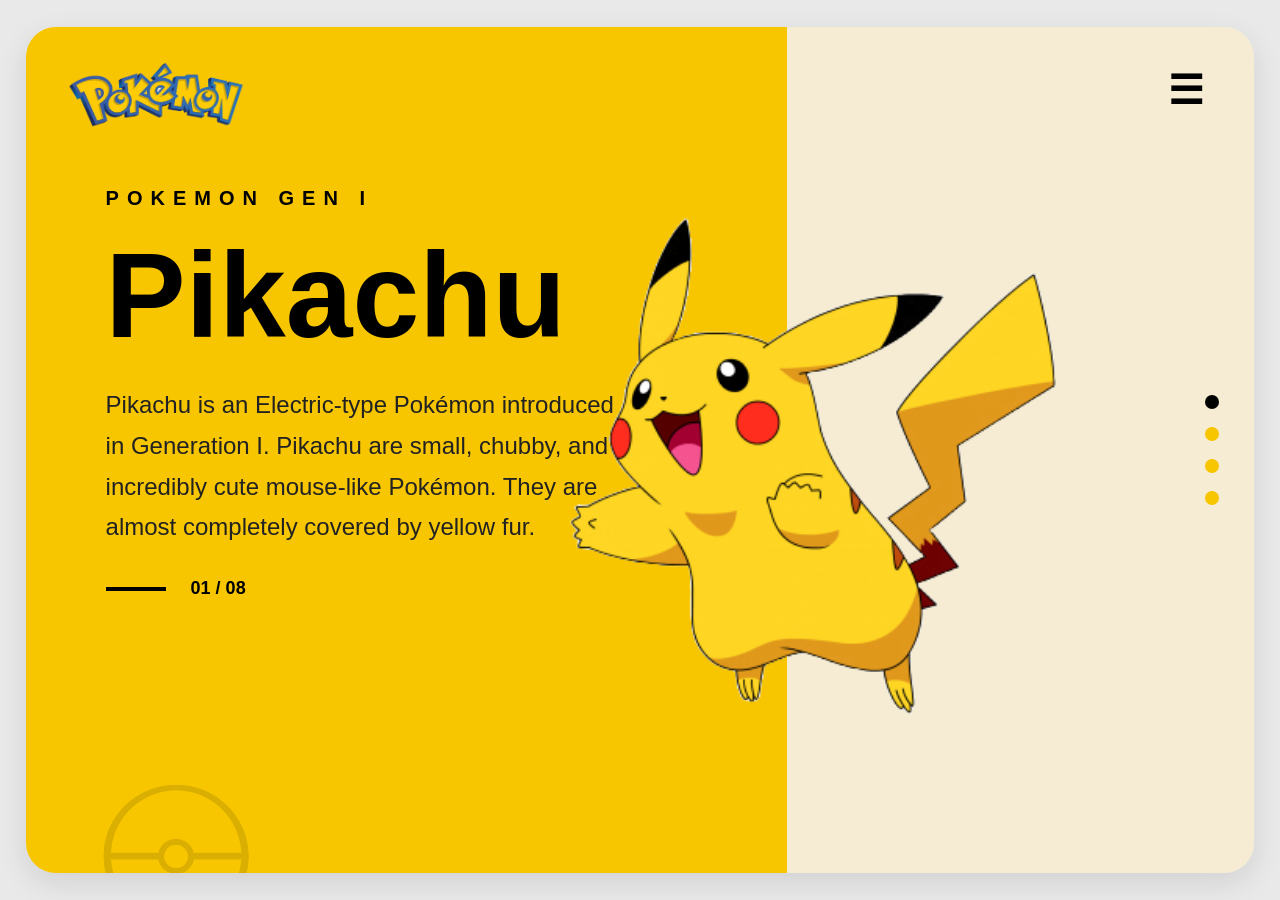
<file: Assignment-1/index.html>
<!DOCTYPE html>
<html lang="en">
<head>
    <meta charset="UTF-8">
    <meta name="viewport" content="width=device-width, initial-scale=1.0">
    <title>Pikachu</title>
    <link rel="stylesheet" href="style.css">
</head>
<body>
     <div class="container">

        <!-- LEFT SIDE -->

        <div class="left">

            <img src="Assets/pokemon_logo.png" id="logo">

            <div class="content">

                <h3>POKEMON GEN I</h3>

                <h1>Pikachu</h1>

                <p>
                    Pikachu is an Electric-type Pokémon introduced
                    in Generation I. Pikachu are small, chubby,
                    and incredibly cute mouse-like Pokémon.
                    They are almost completely covered by
                    yellow fur.
                </p>

                <div class="number">

                    <span class="line"></span>

                    <h2>01 / 08</h2>

                </div>

            </div>

            <img src="Assets/Pokeball.png" id="pokeball">

        </div>

        <div class="right">

            <div class="menu">
                <p>&#9776;</p>
            </div>
        
            <div class="dots">

                <span></span>
                <span></span>
                <span></span>
                <span></span>

            </div>

        </div>

        <img src="Assets/Pikachu.png" id="pikachu">

    </div>
</body>
</html>
</file>
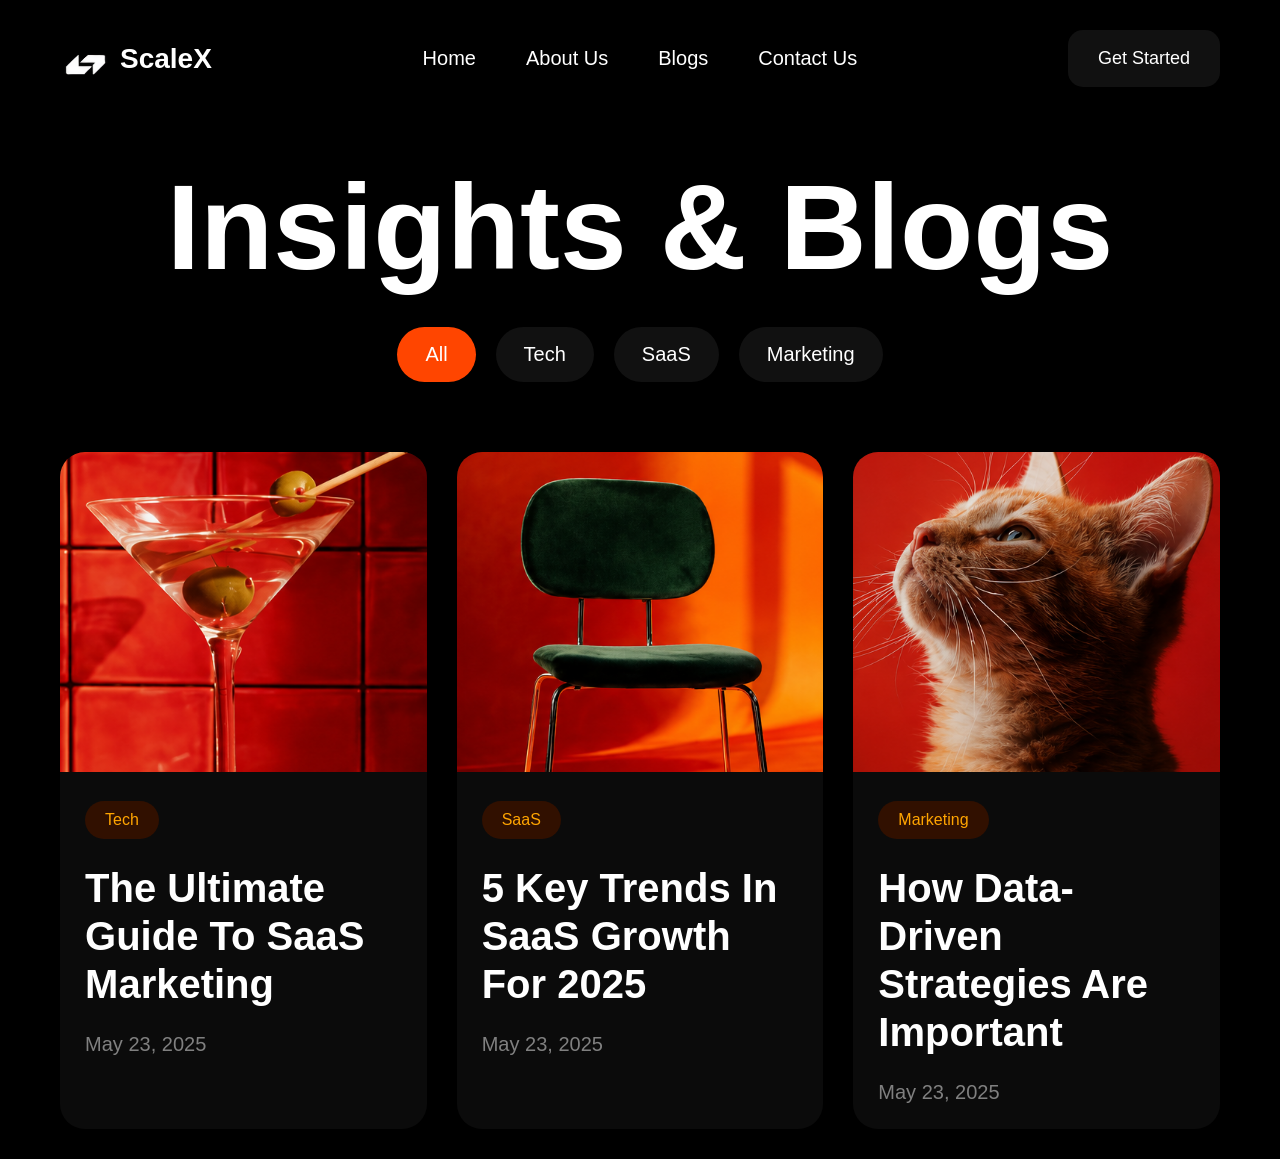
<file: Assignment-2/index.html>
<!DOCTYPE html>
<html lang="en">
<head>
    <meta charset="UTF-8">
    <meta name="viewport" content="width=device-width, initial-scale=1.0">
    <title>ScaleX</title>

    <link rel="stylesheet" href="style.css">
</head>

<body>

    <header class="header">

        <div class="logo">
            <img src="Assets/logo.png" alt="ScaleX">
            <h2>ScaleX</h2>
        </div>

        <ul class="nav">
            <li>Home</li>
            <li>About Us</li>
            <li>Blogs</li>
            <li>Contact Us</li>
        </ul>

        <button class="start-btn">Get Started</button>

    </header>

    <section class="hero">

        <h1>Insights & Blogs</h1>

        <div class="filters">

            <button class="active">All</button>
            <button>Tech</button>
            <button>SaaS</button>
            <button>Marketing</button>

        </div>

    </section>

    <section class="container">

        <div class="card">

            <img src="Assets/drink.png" alt="wine glass">

            <div class="card-content">

                <span class="tag">Tech</span>

                <h2>
                    The Ultimate Guide To SaaS Marketing
                </h2>

                <p>May 23, 2025</p>

            </div>

        </div>

        <div class="card">

            <img src="Assets/chair.png" alt="chair">

            <div class="card-content">

                <span class="tag">SaaS</span>

                <h2>
                    5 Key Trends In SaaS Growth For 2025
                </h2>

                <p>May 23, 2025</p>

            </div>

        </div>

        <div class="card">

            <img src="Assets/cat.png" alt="cat">

            <div class="card-content">

                <span class="tag">Marketing</span>

                <h2>
                    How Data-Driven Strategies Are Important
                </h2>

                <p>May 23, 2025</p>

            </div>

        </div>

    </section>

</body>
</html>
</file>
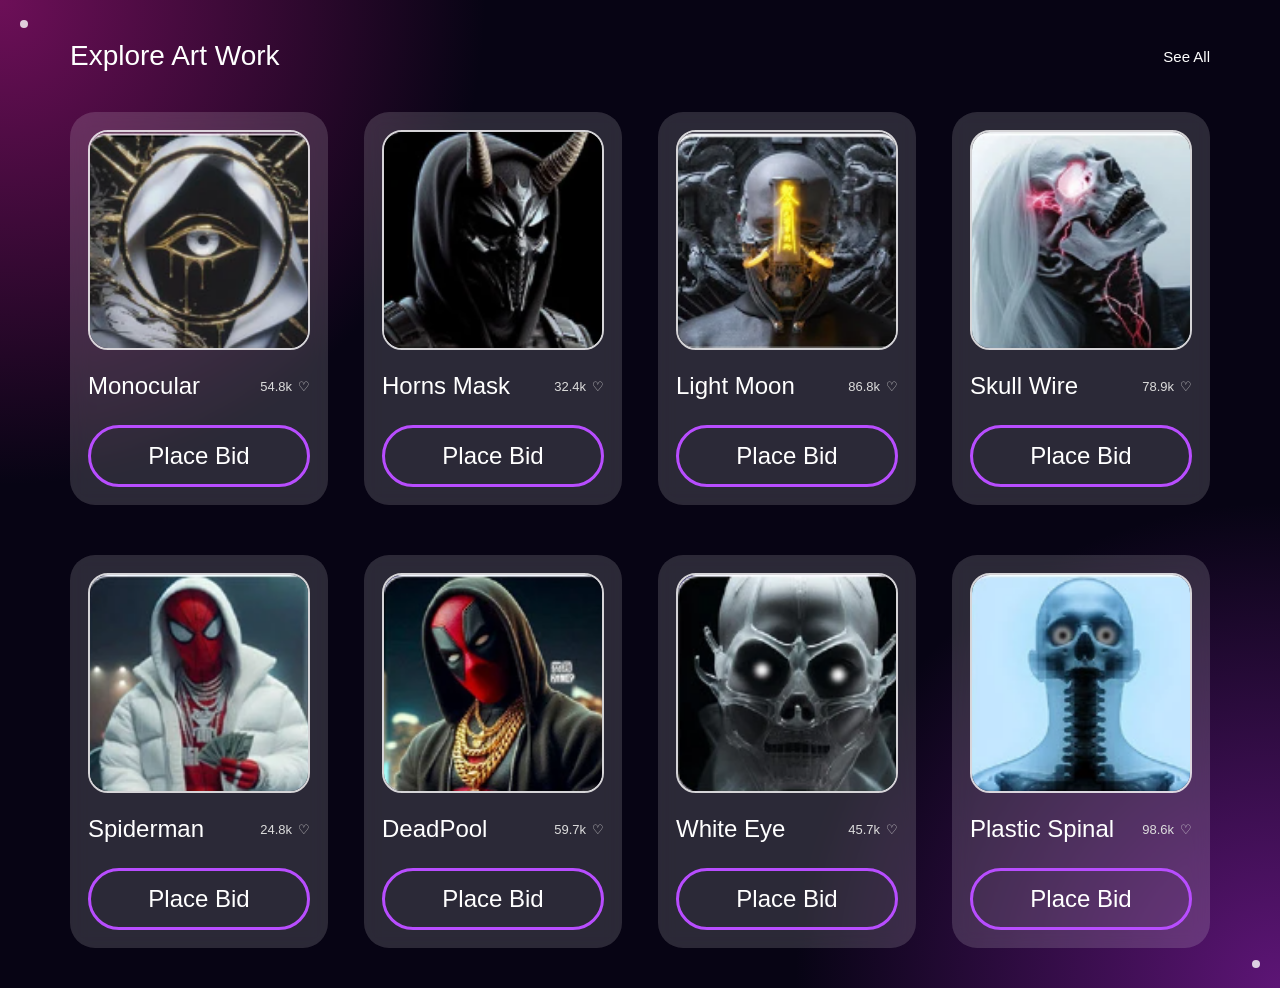
<file: Assignment-3/index.html>
<!DOCTYPE html>
<html lang="en">
<head>
  <meta charset="UTF-8" />
  <meta name="viewport" content="width=device-width, initial-scale=1.0"/>
  <title>NFT Gallery</title>
  <link rel="stylesheet" href="style.css">
</head>

<body>
  <div class="top">

    <h2>Explore Art Work</h2>

    <p>See All</p>

  </div>


  <div class="container">

    <div class="card">

      <img src="assets/monocular.png" alt="Monocular">

      <div class="info">

        <h3>Monocular</h3>

        <div class="likes">
          <span>54.8k</span>
          ♡
        </div>

      </div>

      <button class="bid-btn">Place Bid</button>

    </div>

    <div class="card">

      <img src="assets/horns_mask.png" alt="Horns Mask">

      <div class="info">

        <h3>Horns Mask</h3>

        <div class="likes">
          <span>32.4k</span>
          ♡
        </div>

      </div>

      <button class="bid-btn">Place Bid</button>

    </div>


    <div class="card">

      <img src="assets/light_moon.png" alt="Light Moon">

      <div class="info">

        <h3>Light Moon</h3>

        <div class="likes">
          <span>86.8k</span>
          ♡
        </div>

      </div>

      <button class="bid-btn">Place Bid</button>

    </div>

    <div class="card">

      <img src="assets/skull_wire.png" alt="Skull Wire">

      <div class="info">

        <h3>Skull Wire</h3>

        <div class="likes">
          <span>78.9k</span>
          ♡
        </div>

      </div>

      <button class="bid-btn">Place Bid</button>

    </div>

    <div class="card">

      <img src="assets/spiderman.png" alt="Spiderman">

      <div class="info">

        <h3>Spiderman</h3>

        <div class="likes">
          <span>24.8k</span>
          ♡
        </div>

      </div>

      <button class="bid-btn">Place Bid</button>

    </div>

    <div class="card">

      <img src="assets/deadpool.png" alt="Deadpool">

      <div class="info">

        <h3>DeadPool</h3>

        <div class="likes">
          <span>59.7k</span>
          ♡
        </div>

      </div>

      <button class="bid-btn">Place Bid</button>

    </div>

    <div class="card">

      <img src="assets/white_eye.png" alt="White Eye">

      <div class="info">

        <h3>White Eye</h3>

        <div class="likes">
          <span>45.7k</span>
          ♡
        </div>

      </div>

      <button class="bid-btn">Place Bid</button>

    </div>

    <div class="card">

      <img src="assets/plastic_spinal.png" alt="Plastic Spinal">

      <div class="info">

        <h3>Plastic Spinal</h3>

        <div class="likes">
          <span>98.6k</span>
          ♡
        </div>

      </div>

      <button class="bid-btn">Place Bid</button>

    </div>

  </div>

</body>
</html>
</file>
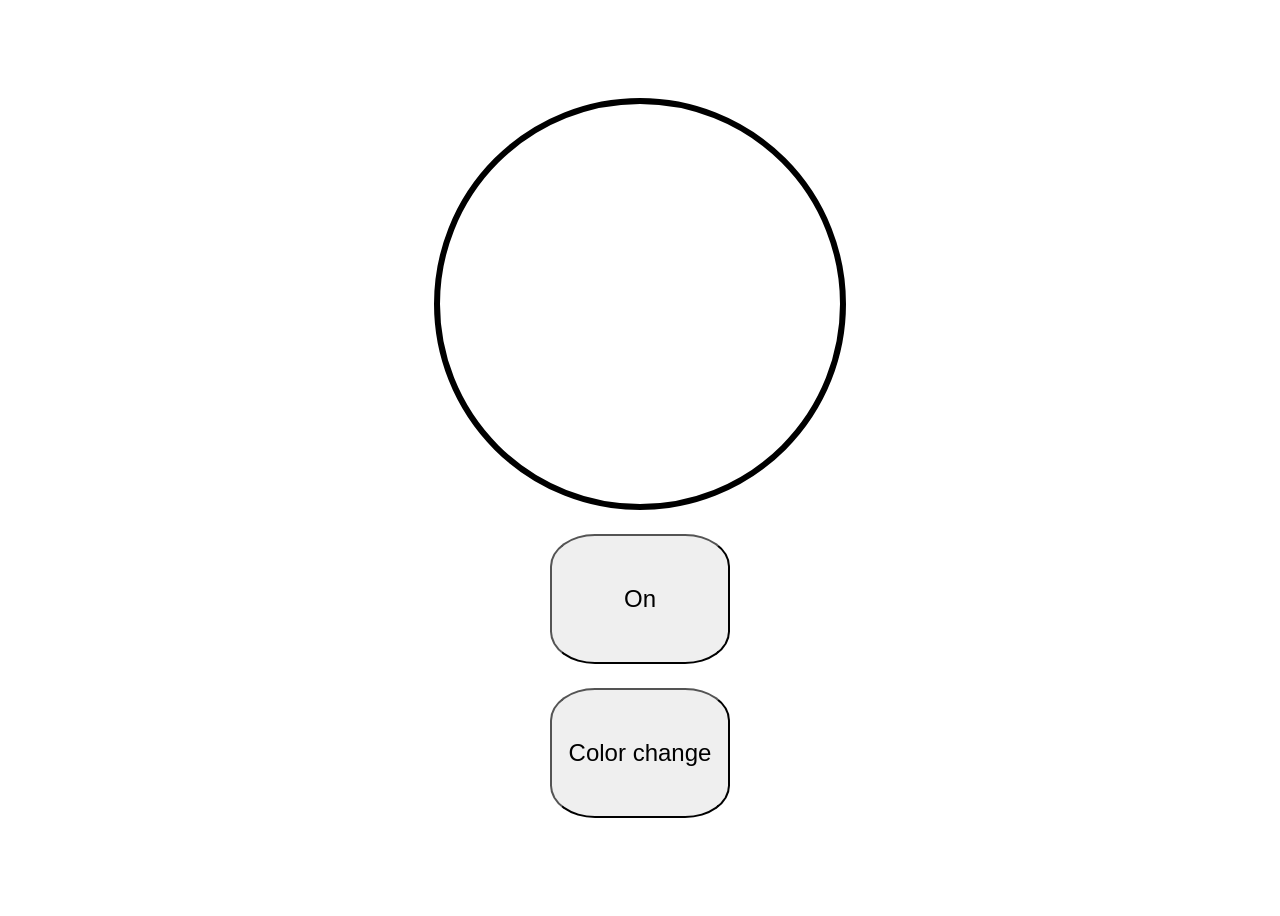
<file: Practice/Practice1/index.html>
<!DOCTYPE html>
<html lang="en">
<head>
    <meta charset="UTF-8">
    <meta name="viewport" content="width=device-width, initial-scale=1.0">
    <title>Bulb Project</title>
</head>

<body>

    <main style="display: flex; flex-direction: column; align-items: center; justify-content: center; min-height: 100vh; gap: 24px;">
        <div class="bulb"
            style="height: 400px;
                   width: 400px;
                   border-radius: 50%;
                   border:6px solid black;
                   display:flex;
                   align-items:center;
                   justify-content:center;">
        </div>

        <button class="btn"
            style="height:130px;
                   width:180px;
                   font-size:x-large;
                   border-radius:25%;">
            On
        </button>


        <button class="btn2" style="height:130px;
                   width:180px;
                   font-size:x-large;
                   border-radius:25%;">Color change</button>
    </main>

    <script src="script.js"></script>

    <!-- Always place the script file in the body after the main content and the reason is that your JavaScript file is loading before the HTML elements exist. as we place it inside head tag then So when JavaScript runs, .bulb and .btn are not created yet. Hence move  the script tag to the bottom of body. -->
    

</body>
</html>
</file>
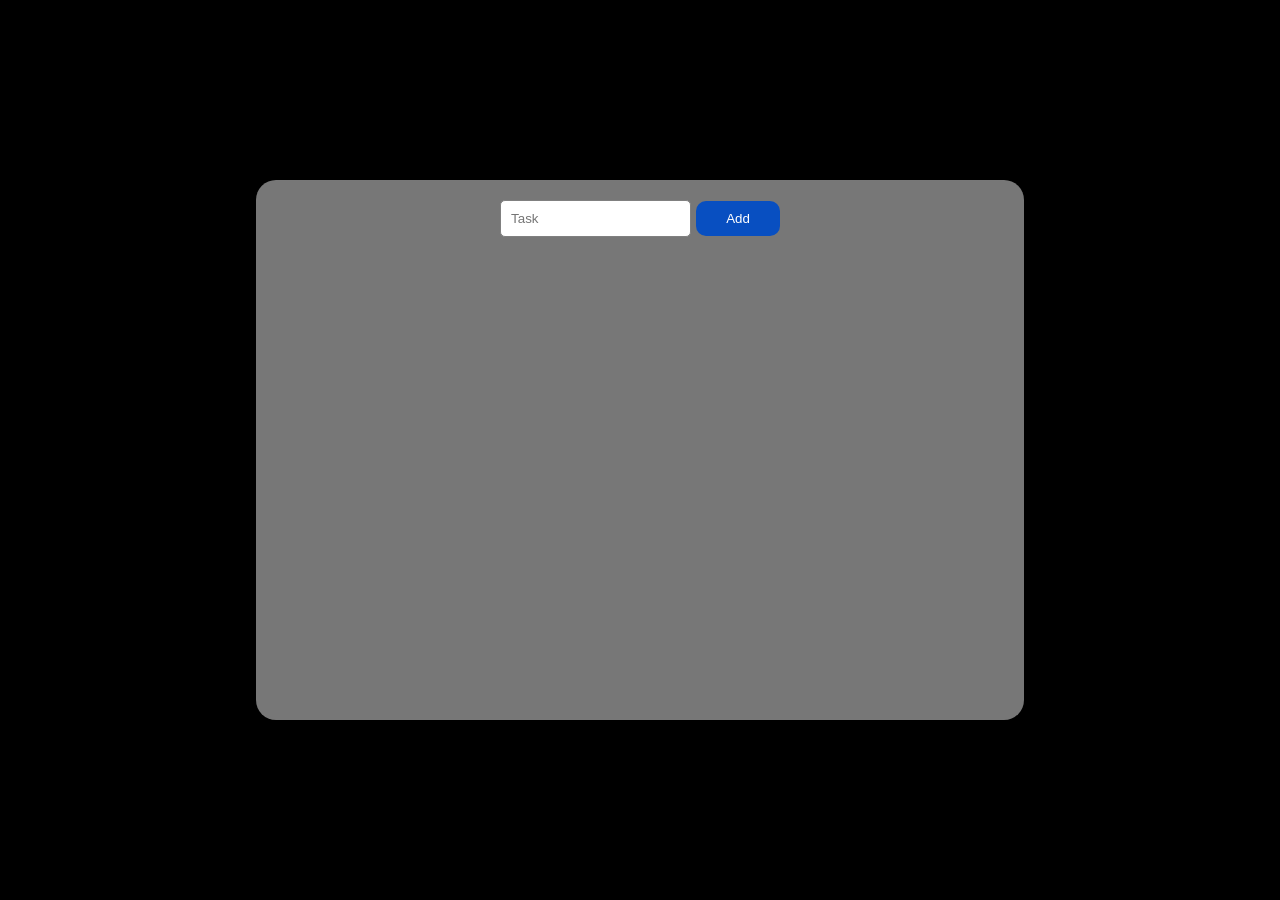
<file: Practice/Practice2/index.html>
<!DOCTYPE html>
<html lang="en">
<head>
    <meta charset="UTF-8">
    <meta name="viewport" content="width=device-width, initial-scale=1.0">
    <title>To-Do-List</title>
    <link rel="stylesheet" href="style.css">
</head>
<body>
    <main>
      <div>
        <input type="text" placeholder="Task" />
        <button id="add">Add</button>
      </div>

      <div class="todo-list">
        
      </div>
    </main>
    <script src="script.js"></script>
</body>
</html>
</file>
<file: Assignment-1/style.css>
*{
            margin:0;
            padding:0;
            box-sizing:border-box;
            font-family:Arial, Helvetica, sans-serif;
        }

        body{
            width:100%;
            height:100vh;

            display:flex;
            justify-content:center;
            align-items:center;

            background:#e9e9e9;
        }

        .container{
            width:96%;
            height:94vh;

            display:flex;

            border-radius:30px;
            overflow:hidden;

            position:relative;

            box-shadow:0 10px 30px rgba(0,0,0,0.1);
        }


        .left{
            width:62%;
            background:#f7c600;

            position:relative;
        }

        .right{
            width:38%;
            background:#f5ecd3;

            position:relative;
        }

        #logo{
            width:180px;

            position:absolute;
            top:35px;
            left:40px;
        }

        .content{
            width:520px;

            margin-top : 160px;
            margin-left:80px;
        }

        .content h3{
            font-size:20px;
            letter-spacing:8px;

            margin-bottom:25px;
        }

        .content h1{
            font-size:120px;
            font-weight:900;

            line-height:1;

            margin-bottom:30px;
        }

        .content p{
            font-size:24px;
            line-height:1.7;

            color:#222;
        }


        .number{
            display:flex;
            align-items:center;

            gap:25px;

            margin-top:30px;
        }

        .line{
            width:60px;
            height:4px;

            background:black;
        }

        .number h2{
            font-size : 18px;
            font-weight:700;
        }

   

        #pikachu{
            position:absolute;

            width:500px;

            left:52%;
            top:52%;

            transform:translate(-20%, -50%);

            z-index:10;
        }

    

        #pokeball{
            position:absolute;

            width:260px;

            bottom:-120px;
            left:20px;

            opacity:0.12;
        }


        .menu{
            position:absolute;

            top:40px;
            right:50px;

            font-size:40px;
            font-weight:bold;

            cursor:pointer;
        }


        .dots{
            position:absolute;

            right:35px;
            top:50%;

            transform:translateY(-50%);

            display:flex;
            flex-direction:column;

            gap:18px;
        }

        .dots span{
            width:14px;
            height:14px;

            border-radius:50%;
            background:#f7c600;
        }

        .dots span:first-child{
            background:black;
        }
</file>
<file: Assignment-2/style.css>
*{
    margin:0;
    padding:0;
    box-sizing:border-box;
}

body{
    background:black;
    color:white;
    font-family:sans-serif;
    padding:30px 60px;
}


.header{
    display:flex;
    justify-content:space-between;
    align-items:center;
    margin-bottom:80px;
}

.logo{
    display:flex;
    align-items:center;
    gap:10px;
}

.logo h2{
    font-size:28px;
    font-weight:800;
    margin:0;
}

.logo img{
    height:50px;
    width:50px;
}

.nav{
    display:flex;
    gap:50px;
    list-style:none;
}

.nav li{
    font-size:20px;
    cursor:pointer;
    transition:0.3s;
}

.nav li:hover{
    color:orange;
}

.start-btn{
    background:#111;
    color:white;
    border:none;
    padding:18px 30px;
    border-radius:15px;
    font-size:18px;
    cursor:pointer;
    transition:0.3s;
}

.start-btn:hover{
    background:orange;
    color:black;
}


.hero{
    text-align:center;
}

.hero h1{
    font-size:120px;
    font-weight:900;
    margin-bottom:40px;
    line-height:1;
}


.filters{
    display:flex;
    justify-content:center;
    gap:20px;
    margin-bottom:70px;
    flex-wrap:wrap;
}

.filters button{
    padding:16px 28px;
    border:none;
    border-radius:40px;
    background:#111;
    color:white;
    font-size:20px;
    cursor:pointer;
    transition:0.3s;
}

.filters button:hover{
    background:#222;
}

.filters .active{
    background:orangered;
}

.container{
    display:flex;
    flex-wrap:wrap;
    gap:30px;
    justify-content:center;
}



.card{
    background:#0b0b0b;
    border-radius:25px;
    overflow:hidden;
    transition:0.3s;

    width:calc(33.33% - 20px);
    min-width:300px;
}

.card img{
    width:100%;
    height:320px;
    object-fit:cover;
}

.card-content{
    padding:25px;
}

.tag{
    display:inline-block;
    background:#311000;
    color:orange;
    padding:10px 20px;
    border-radius:30px;
    font-size:16px;
    margin-bottom:25px;
}

.card-content h2{
    font-size:40px;
    line-height:1.2;
    margin-bottom:25px;
}

.card-content p{
    color:gray;
    font-size:20px;
}
</file>
<file: Assignment-3/style.css>
*{
  margin:0;
  padding:0;
  box-sizing:border-box;
}

body{
  min-height:100vh;
  font-family:sans-serif;

  background:
  radial-gradient(circle at top left, #6d0f58 0%, transparent 30%),
  radial-gradient(circle at bottom right, #5d1576 0%, transparent 30%),
  #070414;

  color:white;

  padding:40px 70px;

  overflow-x:hidden;

  position:relative;
}

body::before,
body::after{
  content:"";

  position:absolute;

  width:8px;
  height:8px;

  border-radius:50%;

  background:white;

  opacity:0.8;
}

body::before{
  top:20px;
  left:20px;
}

body::after{
  right:20px;
  bottom:20px;
}

.top{
  display:flex;
  justify-content:space-between;
  align-items:center;

  margin-bottom:40px;
}

.top h2{
  font-size:28px;
  font-weight:500;
}

.top p{
  font-size:15px;
  cursor:pointer;
}

.container{
  display:flex;
  flex-wrap:wrap;
  gap:50px 35px;
  justify-content:space-between;
}

.card{
  background:rgba(255,255,255,0.15);

  border-radius:25px;

  padding:18px;

  backdrop-filter:blur(10px);

  transition:0.3s;

  width:calc(25% - 27px);
}

.card img{
  width:100%;
  height:220px;

  object-fit:cover;

  border-radius:20px;

  border:2px solid rgba(255,255,255,0.8);
}

.info{
  display:flex;
  justify-content:space-between;
  align-items:center;

  margin-top:18px;
  margin-bottom:25px;
}

.info h3{
  font-size:24px;
  font-weight:400;
}

.likes{
  display:flex;
  align-items:center;

  gap:6px;

  font-size:13px;
  color:#ddd;
}

.bid-btn{
  width:100%;

  padding:14px;

  border-radius:40px;

  border:3px solid #b84dff;

  background:transparent;

  color:white;

  font-size:24px;
  font-weight:500;

  cursor:pointer;

  transition:0.3s;
}

.bid-btn:hover{
  background:#b84dff;
}
</file>
<file: Practice/Practice2/style.css>
* {
  margin: 0;
  padding: 0;
  box-sizing: border-box;
}

html,
body {
  height: 100%;
  width: 100%;
  background-color: black;
  display: flex;
  justify-content: center;
  align-items: center;
  font-family: system-ui, -apple-system, BlinkMacSystemFont, "Segoe UI", Roboto,
    Oxygen, Ubuntu, Cantarell, "Open Sans", "Helvetica Neue", sans-serif;
}

main {
  padding: 20px;
  height: 60%;
  width: 60%;
  background-color: rgb(119, 119, 119);
  border-radius: 20px;
  display: flex;
  flex-direction: column;
  align-items: center;
  gap: 30px;
}

input {
  padding: 10px 10px;
  outline: none;
  border: 1px solid gray;
  border-radius: 5px;
}

#add {
  padding: 10px 30px;
  background-color: rgb(8, 79, 193);
  color: white;
  border-radius: 10px;
  border: none;
  cursor: pointer;
}

.todo-list {
  width: 70%;
  display: flex;
  flex-direction: column;
  gap: 10px;
}

.li {
  display: flex;
  width: 100%;
  border: 1px solid black;
  padding: 10px 15px;
  border-radius: 10px;
  background-color: white;
  justify-content: space-between;
  align-items: center;
}

h3 {
  font-size: 15px;
  font-weight: 500;
}

.btn {
  padding: 5px 25px;
  border: none;
  border-radius: 10px;
}

.edit {
  background-color: darkgoldenrod;
  color: white;
}

.del {
  background-color: darkred;
  color: white;
}
</file>
